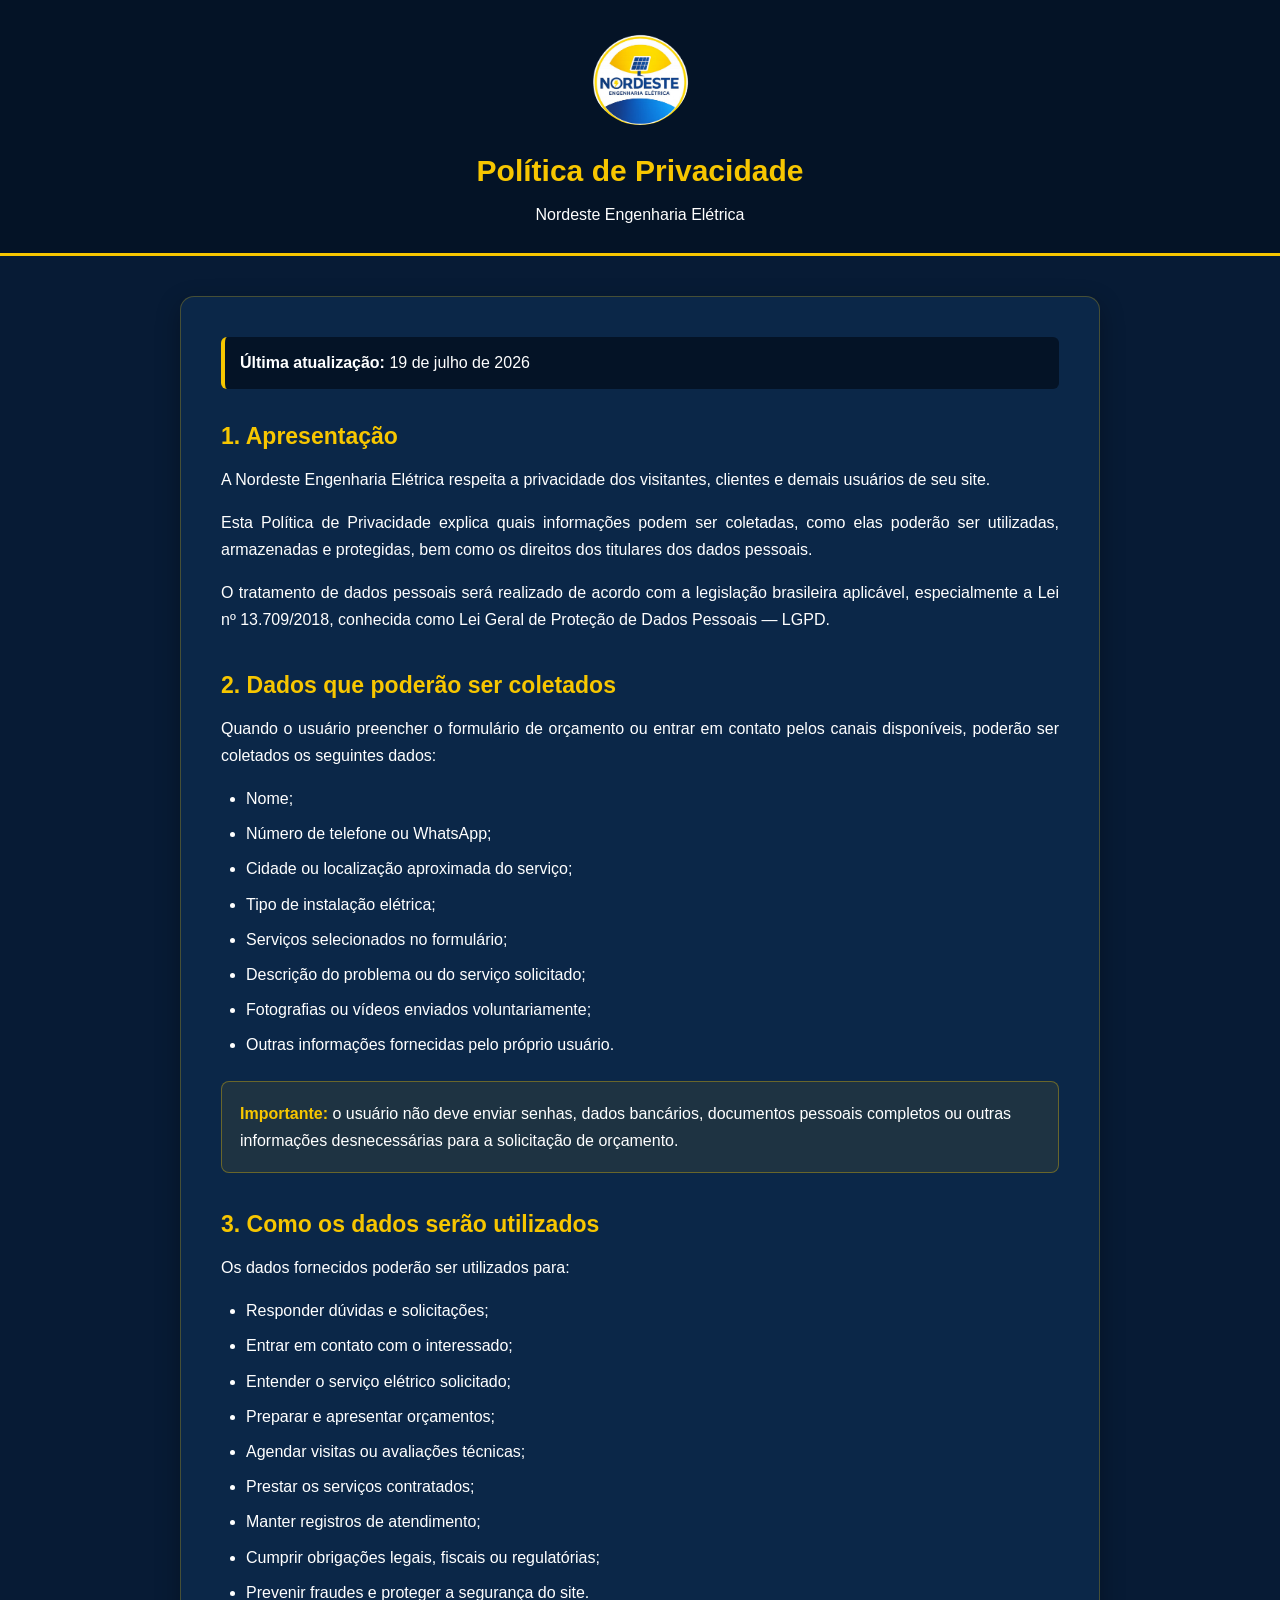
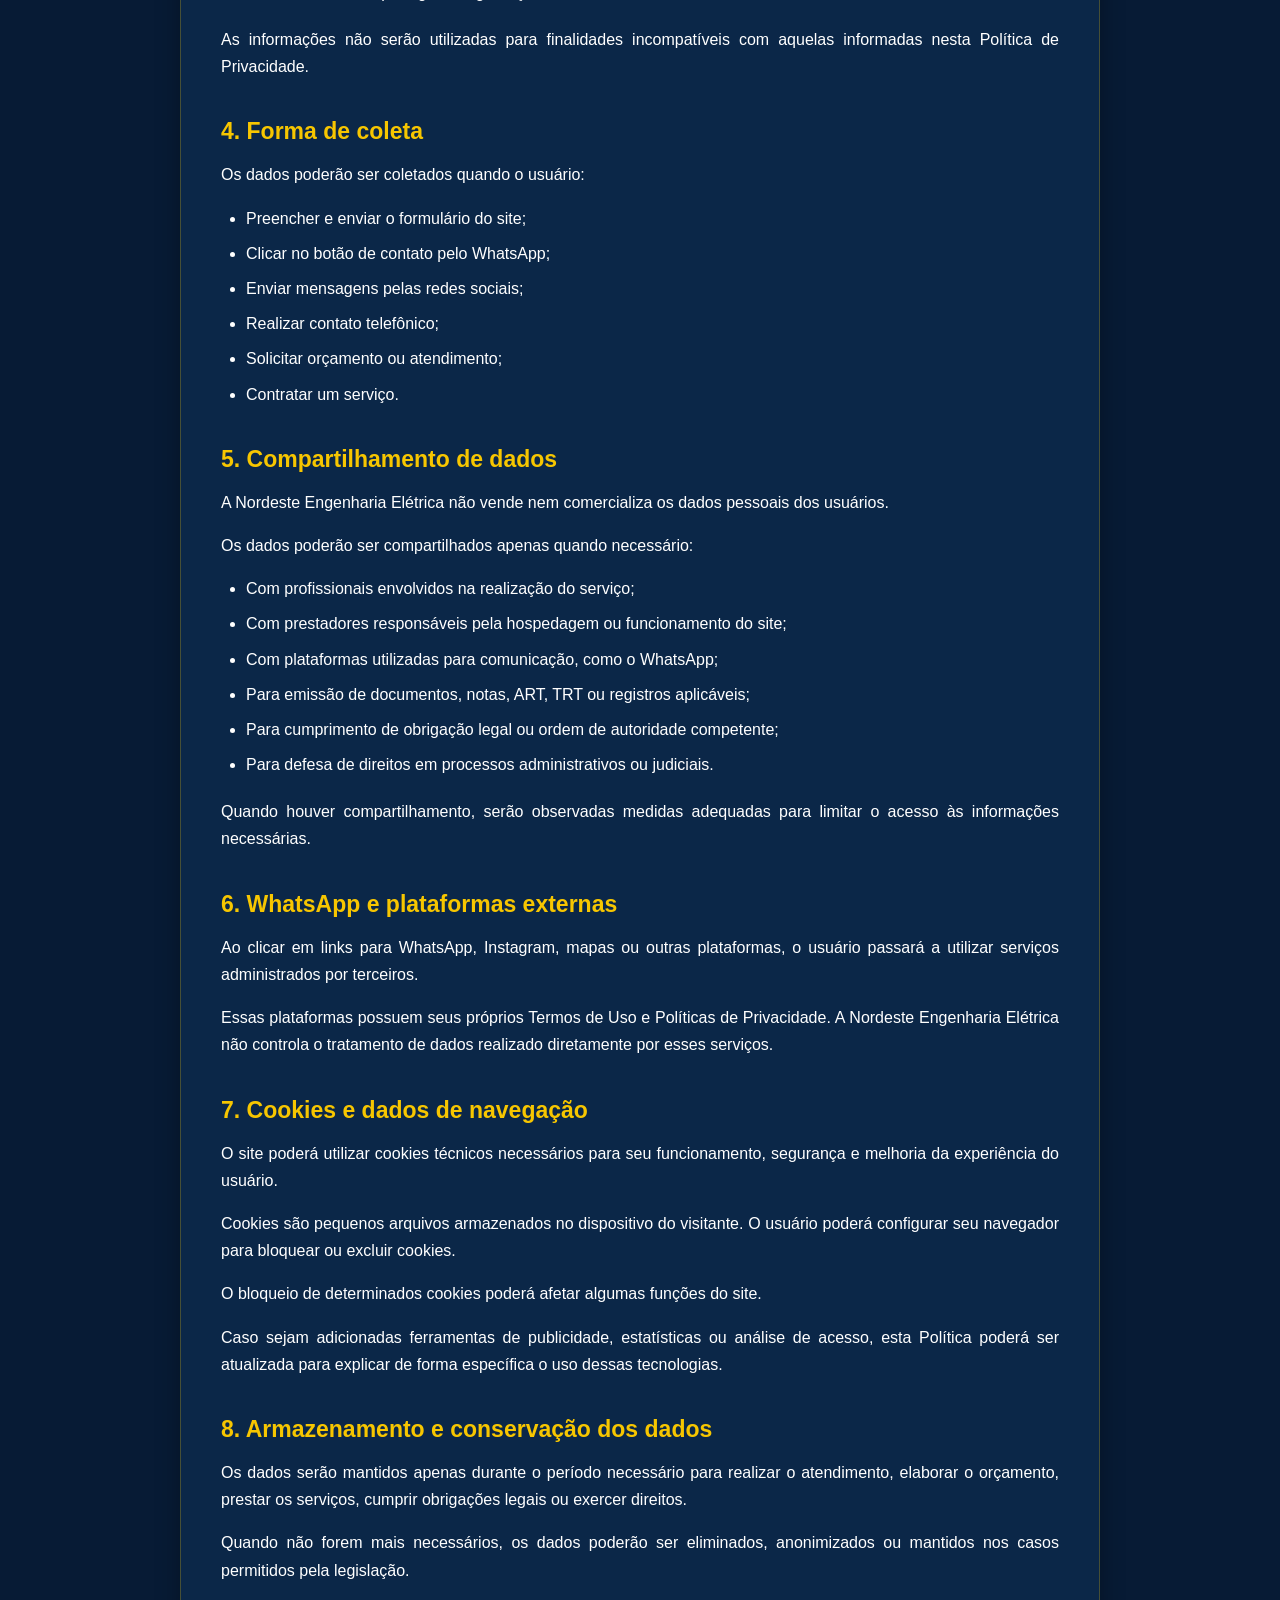
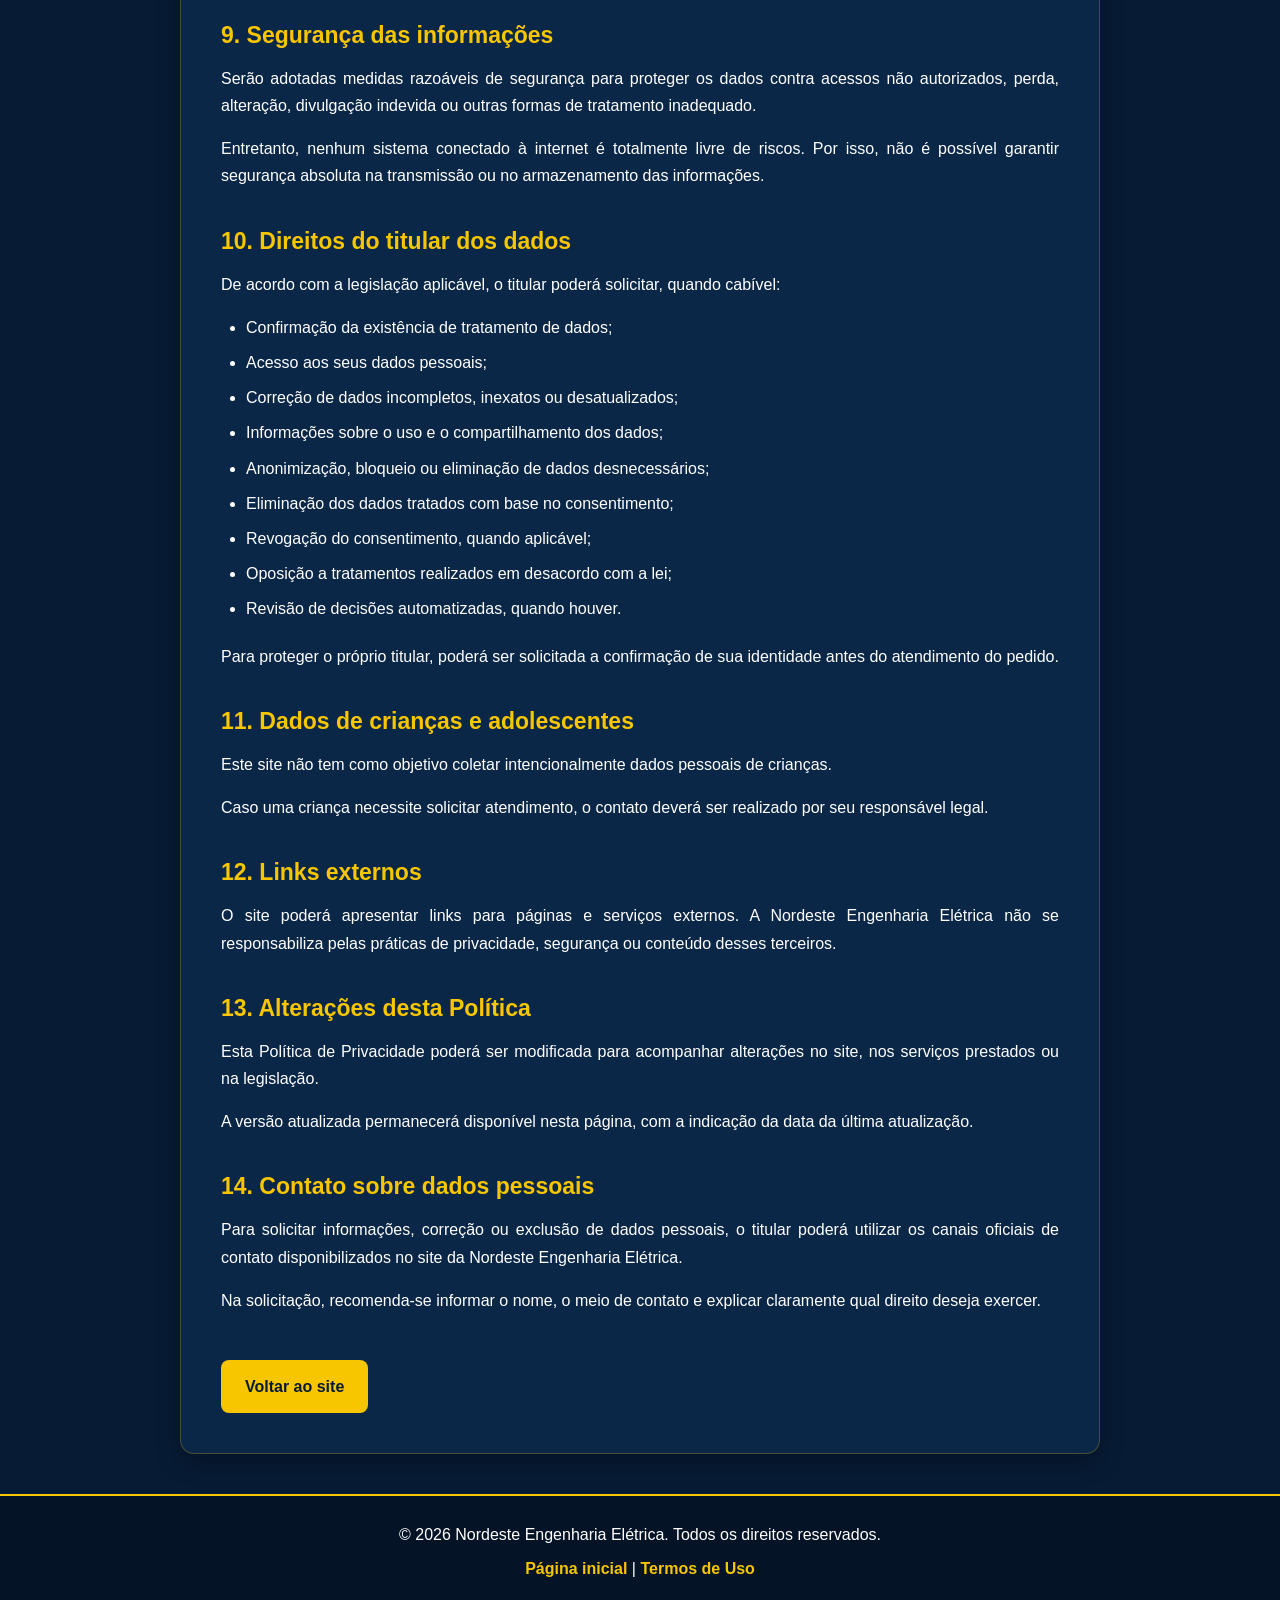
<file: politica-de-privacidade.html>
<!DOCTYPE html>
<html lang="pt-BR">

<head>
    <meta charset="UTF-8">

    <meta name="viewport" content="width=device-width, initial-scale=1.0">

    <meta name="description" content="Política de Privacidade do site da Nordeste Engenharia Elétrica.">

    <meta name="robots" content="index, follow">

    <meta name="theme-color" content="#071b35">

    <title>Política de Privacidade | Nordeste Engenharia Elétrica</title>

    <style>
        * {
            margin: 0;
            padding: 0;
            box-sizing: border-box;
        }
        
        html {
            scroll-behavior: smooth;
        }
        
        body {
            background-color: #071b35;
            color: #ffffff;
            font-family: Arial, Helvetica, sans-serif;
            line-height: 1.7;
        }
        
        .cabecalho-politica {
            background-color: #041326;
            border-bottom: 3px solid #f7c600;
            padding: 25px 20px;
            text-align: center;
        }
        
        .cabecalho-politica img {
            width: 100px;
            height: 100px;
            object-fit: cover;
            border-radius: 50%;
            margin-bottom: 12px;
        }
        
        .cabecalho-politica h1 {
            color: #f7c600;
            font-size: 30px;
            margin-bottom: 5px;
        }
        
        .cabecalho-politica p {
            color: #ffffff;
            font-size: 16px;
        }
        
        .conteudo-politica {
            width: min(920px, 92%);
            margin: 40px auto;
            background-color: #0b2748;
            padding: 40px;
            border-radius: 14px;
            box-shadow: 0 8px 24px rgba(0, 0, 0, 0.3);
            border: 1px solid rgba(247, 198, 0, 0.25);
        }
        
        .conteudo-politica h2 {
            color: #f7c600;
            font-size: 23px;
            margin-top: 32px;
            margin-bottom: 10px;
        }
        
        .conteudo-politica h2:first-of-type {
            margin-top: 0;
        }
        
        .conteudo-politica p {
            margin-bottom: 16px;
            text-align: justify;
        }
        
        .conteudo-politica ul {
            margin: 10px 0 20px 25px;
        }
        
        .conteudo-politica li {
            margin-bottom: 8px;
        }
        
        .data-atualizacao {
            background-color: #041326;
            border-left: 4px solid #f7c600;
            padding: 12px 15px;
            margin-bottom: 28px;
            border-radius: 6px;
        }
        
        .aviso-importante {
            background-color: rgba(247, 198, 0, 0.08);
            border: 1px solid rgba(247, 198, 0, 0.35);
            padding: 18px;
            margin: 22px 0;
            border-radius: 8px;
        }
        
        .aviso-importante strong {
            color: #f7c600;
        }
        
        .botao-voltar {
            display: inline-block;
            margin-top: 30px;
            background-color: #f7c600;
            color: #071b35;
            text-decoration: none;
            font-weight: bold;
            padding: 13px 24px;
            border-radius: 8px;
            transition: transform 0.2s ease, background-color 0.2s ease;
        }
        
        .botao-voltar:hover {
            background-color: #ffd633;
            transform: translateY(-2px);
        }
        
        .rodape-politica {
            background-color: #041326;
            text-align: center;
            padding: 25px 15px;
            border-top: 2px solid #f7c600;
            margin-top: 40px;
        }
        
        .rodape-politica p {
            margin-bottom: 7px;
        }
        
        .rodape-politica a {
            color: #f7c600;
            text-decoration: none;
            font-weight: bold;
        }
        
        .rodape-politica a:hover {
            text-decoration: underline;
        }
        
        @media (max-width: 600px) {
            .cabecalho-politica h1 {
                font-size: 24px;
            }
            .cabecalho-politica img {
                width: 82px;
                height: 82px;
            }
            .conteudo-politica {
                width: 94%;
                padding: 25px 20px;
                margin: 25px auto;
            }
            .conteudo-politica h2 {
                font-size: 20px;
            }
            .conteudo-politica p {
                text-align: left;
            }
            .botao-voltar {
                width: 100%;
                text-align: center;
            }
        }
    </style>
</head>

<body>

    <header class="cabecalho-politica">

        <img src="./logo.png" alt="Logo da Nordeste Engenharia Elétrica">

        <h1>Política de Privacidade</h1>

        <p>Nordeste Engenharia Elétrica</p>

    </header>

    <main class="conteudo-politica">

        <div class="data-atualizacao">
            <strong>Última atualização:</strong> 19 de julho de 2026
        </div>

        <h2>1. Apresentação</h2>

        <p>
            A Nordeste Engenharia Elétrica respeita a privacidade dos visitantes, clientes e demais usuários de seu site.
        </p>

        <p>
            Esta Política de Privacidade explica quais informações podem ser coletadas, como elas poderão ser utilizadas, armazenadas e protegidas, bem como os direitos dos titulares dos dados pessoais.
        </p>

        <p>
            O tratamento de dados pessoais será realizado de acordo com a legislação brasileira aplicável, especialmente a Lei nº 13.709/2018, conhecida como Lei Geral de Proteção de Dados Pessoais — LGPD.
        </p>

        <h2>2. Dados que poderão ser coletados</h2>

        <p>
            Quando o usuário preencher o formulário de orçamento ou entrar em contato pelos canais disponíveis, poderão ser coletados os seguintes dados:
        </p>

        <ul>
            <li>Nome;</li>
            <li>Número de telefone ou WhatsApp;</li>
            <li>Cidade ou localização aproximada do serviço;</li>
            <li>Tipo de instalação elétrica;</li>
            <li>Serviços selecionados no formulário;</li>
            <li>Descrição do problema ou do serviço solicitado;</li>
            <li>Fotografias ou vídeos enviados voluntariamente;</li>
            <li>Outras informações fornecidas pelo próprio usuário.</li>
        </ul>

        <div class="aviso-importante">
            <strong>Importante:</strong> o usuário não deve enviar senhas, dados bancários, documentos pessoais completos ou outras informações desnecessárias para a solicitação de orçamento.
        </div>

        <h2>3. Como os dados serão utilizados</h2>

        <p>
            Os dados fornecidos poderão ser utilizados para:
        </p>

        <ul>
            <li>Responder dúvidas e solicitações;</li>
            <li>Entrar em contato com o interessado;</li>
            <li>Entender o serviço elétrico solicitado;</li>
            <li>Preparar e apresentar orçamentos;</li>
            <li>Agendar visitas ou avaliações técnicas;</li>
            <li>Prestar os serviços contratados;</li>
            <li>Manter registros de atendimento;</li>
            <li>Cumprir obrigações legais, fiscais ou regulatórias;</li>
            <li>Prevenir fraudes e proteger a segurança do site.</li>
        </ul>

        <p>
            As informações não serão utilizadas para finalidades incompatíveis com aquelas informadas nesta Política de Privacidade.
        </p>

        <h2>4. Forma de coleta</h2>

        <p>
            Os dados poderão ser coletados quando o usuário:
        </p>

        <ul>
            <li>Preencher e enviar o formulário do site;</li>
            <li>Clicar no botão de contato pelo WhatsApp;</li>
            <li>Enviar mensagens pelas redes sociais;</li>
            <li>Realizar contato telefônico;</li>
            <li>Solicitar orçamento ou atendimento;</li>
            <li>Contratar um serviço.</li>
        </ul>

        <h2>5. Compartilhamento de dados</h2>

        <p>
            A Nordeste Engenharia Elétrica não vende nem comercializa os dados pessoais dos usuários.
        </p>

        <p>
            Os dados poderão ser compartilhados apenas quando necessário:
        </p>

        <ul>
            <li>Com profissionais envolvidos na realização do serviço;</li>
            <li>Com prestadores responsáveis pela hospedagem ou funcionamento do site;</li>
            <li>Com plataformas utilizadas para comunicação, como o WhatsApp;</li>
            <li>Para emissão de documentos, notas, ART, TRT ou registros aplicáveis;</li>
            <li>Para cumprimento de obrigação legal ou ordem de autoridade competente;</li>
            <li>Para defesa de direitos em processos administrativos ou judiciais.</li>
        </ul>

        <p>
            Quando houver compartilhamento, serão observadas medidas adequadas para limitar o acesso às informações necessárias.
        </p>

        <h2>6. WhatsApp e plataformas externas</h2>

        <p>
            Ao clicar em links para WhatsApp, Instagram, mapas ou outras plataformas, o usuário passará a utilizar serviços administrados por terceiros.
        </p>

        <p>
            Essas plataformas possuem seus próprios Termos de Uso e Políticas de Privacidade. A Nordeste Engenharia Elétrica não controla o tratamento de dados realizado diretamente por esses serviços.
        </p>

        <h2>7. Cookies e dados de navegação</h2>

        <p>
            O site poderá utilizar cookies técnicos necessários para seu funcionamento, segurança e melhoria da experiência do usuário.
        </p>

        <p>
            Cookies são pequenos arquivos armazenados no dispositivo do visitante. O usuário poderá configurar seu navegador para bloquear ou excluir cookies.
        </p>

        <p>
            O bloqueio de determinados cookies poderá afetar algumas funções do site.
        </p>

        <p>
            Caso sejam adicionadas ferramentas de publicidade, estatísticas ou análise de acesso, esta Política poderá ser atualizada para explicar de forma específica o uso dessas tecnologias.
        </p>

        <h2>8. Armazenamento e conservação dos dados</h2>

        <p>
            Os dados serão mantidos apenas durante o período necessário para realizar o atendimento, elaborar o orçamento, prestar os serviços, cumprir obrigações legais ou exercer direitos.
        </p>

        <p>
            Quando não forem mais necessários, os dados poderão ser eliminados, anonimizados ou mantidos nos casos permitidos pela legislação.
        </p>

        <h2>9. Segurança das informações</h2>

        <p>
            Serão adotadas medidas razoáveis de segurança para proteger os dados contra acessos não autorizados, perda, alteração, divulgação indevida ou outras formas de tratamento inadequado.
        </p>

        <p>
            Entretanto, nenhum sistema conectado à internet é totalmente livre de riscos. Por isso, não é possível garantir segurança absoluta na transmissão ou no armazenamento das informações.
        </p>

        <h2>10. Direitos do titular dos dados</h2>

        <p>
            De acordo com a legislação aplicável, o titular poderá solicitar, quando cabível:
        </p>

        <ul>
            <li>Confirmação da existência de tratamento de dados;</li>
            <li>Acesso aos seus dados pessoais;</li>
            <li>Correção de dados incompletos, inexatos ou desatualizados;</li>
            <li>Informações sobre o uso e o compartilhamento dos dados;</li>
            <li>Anonimização, bloqueio ou eliminação de dados desnecessários;</li>
            <li>Eliminação dos dados tratados com base no consentimento;</li>
            <li>Revogação do consentimento, quando aplicável;</li>
            <li>Oposição a tratamentos realizados em desacordo com a lei;</li>
            <li>Revisão de decisões automatizadas, quando houver.</li>
        </ul>

        <p>
            Para proteger o próprio titular, poderá ser solicitada a confirmação de sua identidade antes do atendimento do pedido.
        </p>

        <h2>11. Dados de crianças e adolescentes</h2>

        <p>
            Este site não tem como objetivo coletar intencionalmente dados pessoais de crianças.
        </p>

        <p>
            Caso uma criança necessite solicitar atendimento, o contato deverá ser realizado por seu responsável legal.
        </p>

        <h2>12. Links externos</h2>

        <p>
            O site poderá apresentar links para páginas e serviços externos. A Nordeste Engenharia Elétrica não se responsabiliza pelas práticas de privacidade, segurança ou conteúdo desses terceiros.
        </p>

        <h2>13. Alterações desta Política</h2>

        <p>
            Esta Política de Privacidade poderá ser modificada para acompanhar alterações no site, nos serviços prestados ou na legislação.
        </p>

        <p>
            A versão atualizada permanecerá disponível nesta página, com a indicação da data da última atualização.
        </p>

        <h2>14. Contato sobre dados pessoais</h2>

        <p>
            Para solicitar informações, correção ou exclusão de dados pessoais, o titular poderá utilizar os canais oficiais de contato disponibilizados no site da Nordeste Engenharia Elétrica.
        </p>

        <p>
            Na solicitação, recomenda-se informar o nome, o meio de contato e explicar claramente qual direito deseja exercer.
        </p>

        <a href="./index.html" class="botao-voltar">
            Voltar ao site
        </a>

    </main>

    <footer class="rodape-politica">

        <p>
            © 2026 Nordeste Engenharia Elétrica. Todos os direitos reservados.
        </p>

        <p>
            <a href="./index.html">Página inicial</a> |
            <a href="./politica-de-privacidade.html">Termos de Uso</a>
        </p>

    </footer>

</body>

</html>
</file>
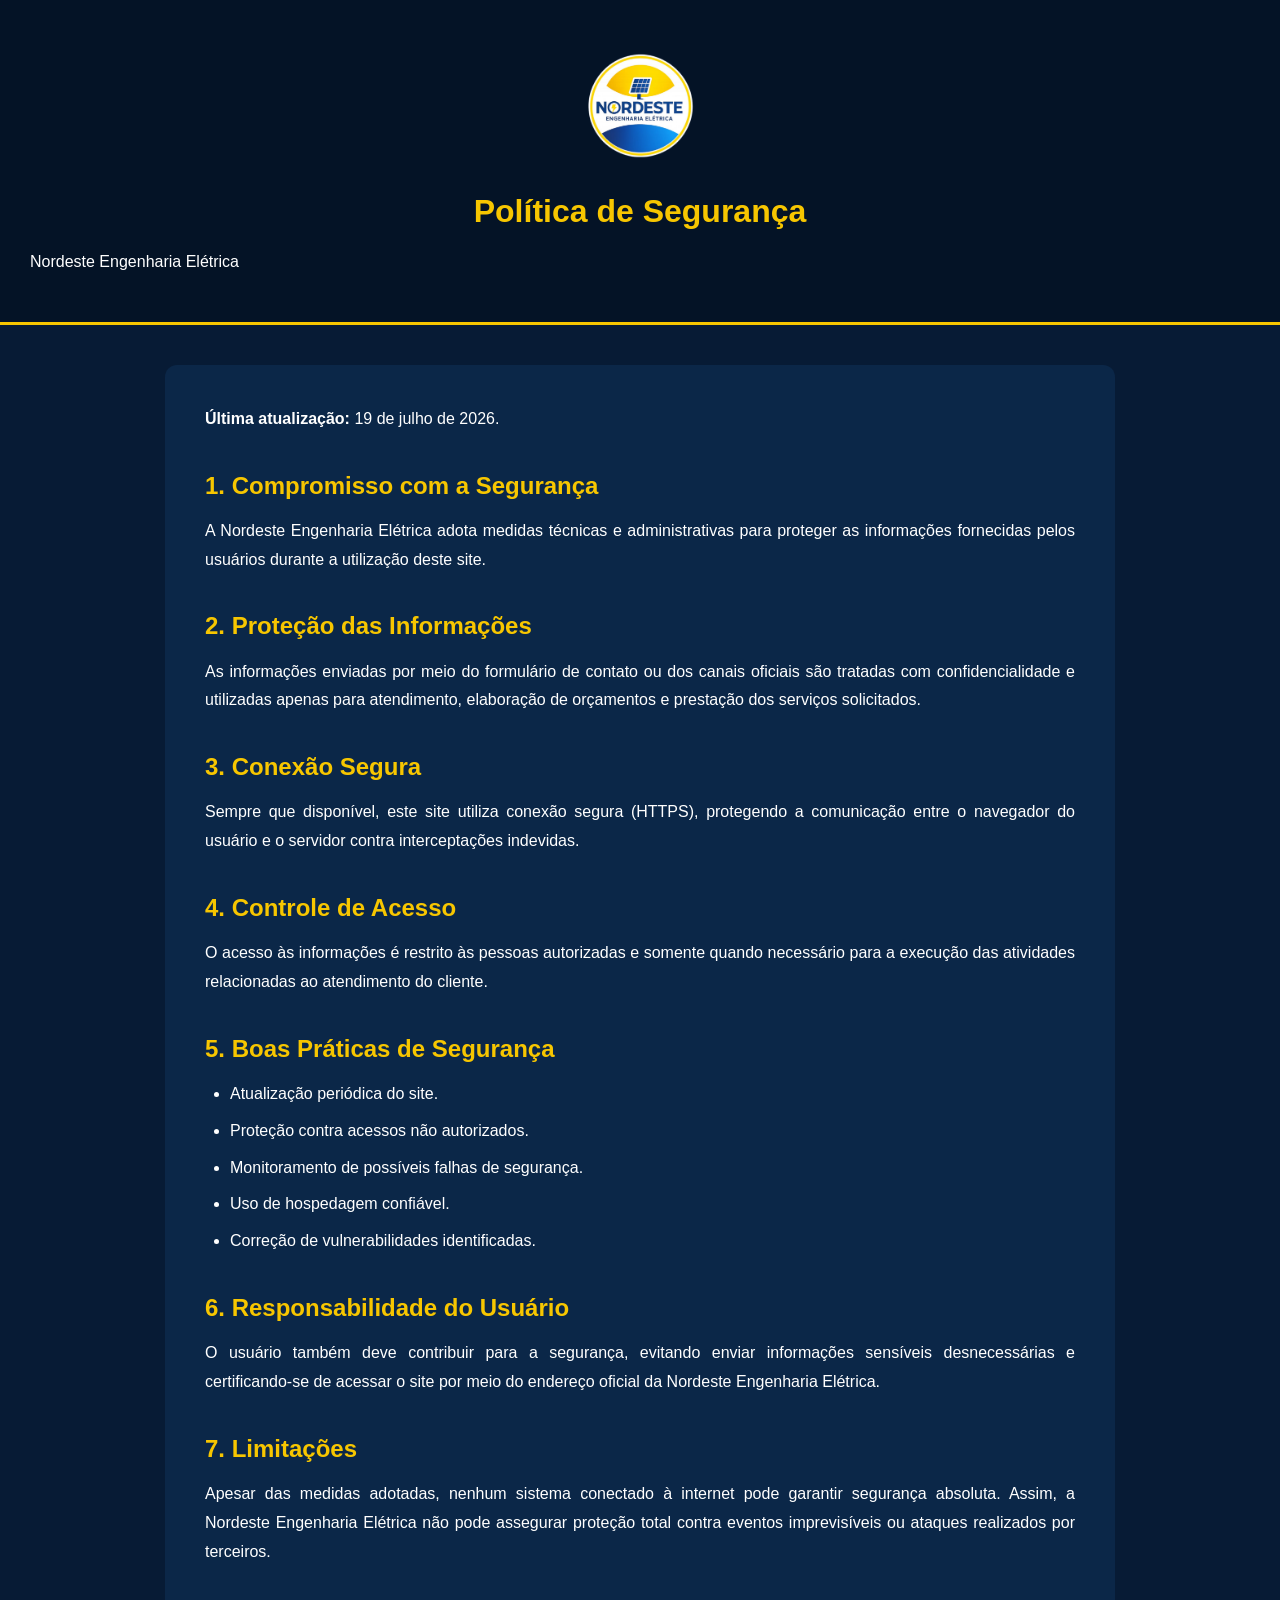
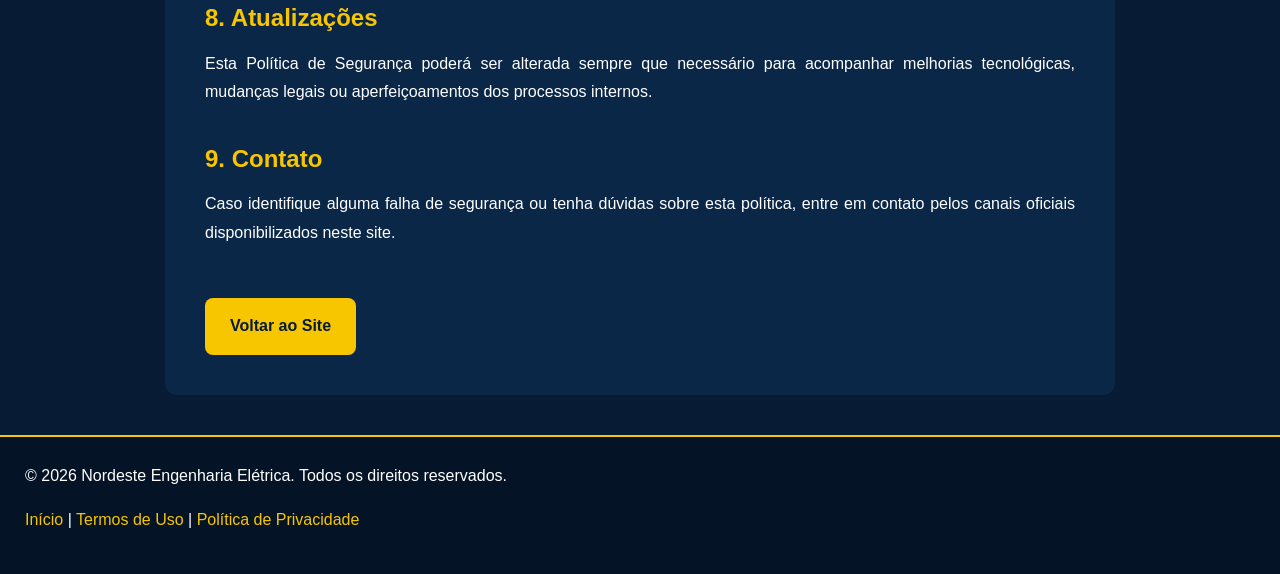
<file: politica-de-seguranca.html>
<!DOCTYPE html>
<html lang="pt-BR">

<head>
    <meta charset="UTF-8">
    <meta name="viewport" content="width=device-width, initial-scale=1.0">
    <meta name="description" content="Política de Segurança da Nordeste Engenharia Elétrica">
    <meta name="theme-color" content="#071b35">

    <title>Política de Segurança | Nordeste Engenharia Elétrica</title>

    <style>
        * {
            margin: 0;
            padding: 0;
            box-sizing: border-box;
        }
        
        body {
            background: #071b35;
            color: #fff;
            font-family: Arial, Helvetica, sans-serif;
            line-height: 1.8;
        }
        
        header {
            background: #041326;
            border-bottom: 3px solid #f7c600;
            padding: 30px;
            text-align: center;
        }
        
        header img {
            width: 110px;
            height: auto;
            display: block;
            margin: 0 auto 15px;
        }
        
        header h1 {
            color: #f7c600;
            margin-bottom: 8px;
        }
        
        .container {
            max-width: 950px;
            margin: 40px auto;
            background: #0b2748;
            padding: 40px;
            border-radius: 12px;
        }
        
        h2 {
            color: #f7c600;
            margin-top: 30px;
            margin-bottom: 10px;
        }
        
        p {
            margin-bottom: 15px;
            text-align: justify;
        }
        
        ul {
            margin-left: 25px;
            margin-bottom: 20px;
        }
        
        li {
            margin-bottom: 8px;
        }
        
        .botao {
            display: inline-block;
            margin-top: 35px;
            background: #f7c600;
            color: #071b35;
            padding: 14px 25px;
            text-decoration: none;
            font-weight: bold;
            border-radius: 8px;
        }
        
        .botao:hover {
            background: #ffd633;
        }
        
        footer {
            background: #041326;
            text-align: center;
            padding: 25px;
            border-top: 2px solid #f7c600;
            margin-top: 40px;
        }
        
        footer a {
            color: #f7c600;
            text-decoration: none;
        }
        
        @media(max-width:700px) {
            .container {
                width: 95%;
                padding: 25px;
            }
            .botao {
                width: 100%;
                text-align: center;
            }
        }
    </style>

</head>

<body>

    <header>

        <img src="./logo.png" alt="Nordeste Engenharia Elétrica">

        <h1>Política de Segurança</h1>

        <p>Nordeste Engenharia Elétrica</p>

    </header>

    <div class="container">

        <p><strong>Última atualização:</strong> 19 de julho de 2026.</p>

        <h2>1. Compromisso com a Segurança</h2>

        <p>
            A Nordeste Engenharia Elétrica adota medidas técnicas e administrativas para proteger as informações fornecidas pelos usuários durante a utilização deste site.
        </p>

        <h2>2. Proteção das Informações</h2>

        <p>
            As informações enviadas por meio do formulário de contato ou dos canais oficiais são tratadas com confidencialidade e utilizadas apenas para atendimento, elaboração de orçamentos e prestação dos serviços solicitados.
        </p>

        <h2>3. Conexão Segura</h2>

        <p>
            Sempre que disponível, este site utiliza conexão segura (HTTPS), protegendo a comunicação entre o navegador do usuário e o servidor contra interceptações indevidas.
        </p>

        <h2>4. Controle de Acesso</h2>

        <p>
            O acesso às informações é restrito às pessoas autorizadas e somente quando necessário para a execução das atividades relacionadas ao atendimento do cliente.
        </p>

        <h2>5. Boas Práticas de Segurança</h2>

        <ul>
            <li>Atualização periódica do site.</li>
            <li>Proteção contra acessos não autorizados.</li>
            <li>Monitoramento de possíveis falhas de segurança.</li>
            <li>Uso de hospedagem confiável.</li>
            <li>Correção de vulnerabilidades identificadas.</li>
        </ul>

        <h2>6. Responsabilidade do Usuário</h2>

        <p>
            O usuário também deve contribuir para a segurança, evitando enviar informações sensíveis desnecessárias e certificando-se de acessar o site por meio do endereço oficial da Nordeste Engenharia Elétrica.
        </p>

        <h2>7. Limitações</h2>

        <p>
            Apesar das medidas adotadas, nenhum sistema conectado à internet pode garantir segurança absoluta. Assim, a Nordeste Engenharia Elétrica não pode assegurar proteção total contra eventos imprevisíveis ou ataques realizados por terceiros.
        </p>

        <h2>8. Atualizações</h2>

        <p>
            Esta Política de Segurança poderá ser alterada sempre que necessário para acompanhar melhorias tecnológicas, mudanças legais ou aperfeiçoamentos dos processos internos.
        </p>

        <h2>9. Contato</h2>

        <p>
            Caso identifique alguma falha de segurança ou tenha dúvidas sobre esta política, entre em contato pelos canais oficiais disponibilizados neste site.
        </p>

        <a href="./index.html" class="botao">Voltar ao Site</a>

    </div>

    <footer>

        <p>© 2026 Nordeste Engenharia Elétrica. Todos os direitos reservados.</p>

        <p>

            <a href="./index.html">Início</a> |
            <a href="./politica-de-seguranca.html">Termos de Uso</a> |
            <a href="./politica-de-privacidade.html">Política de Privacidade</a>

        </p>

    </footer>

</body>

</html>
</file>
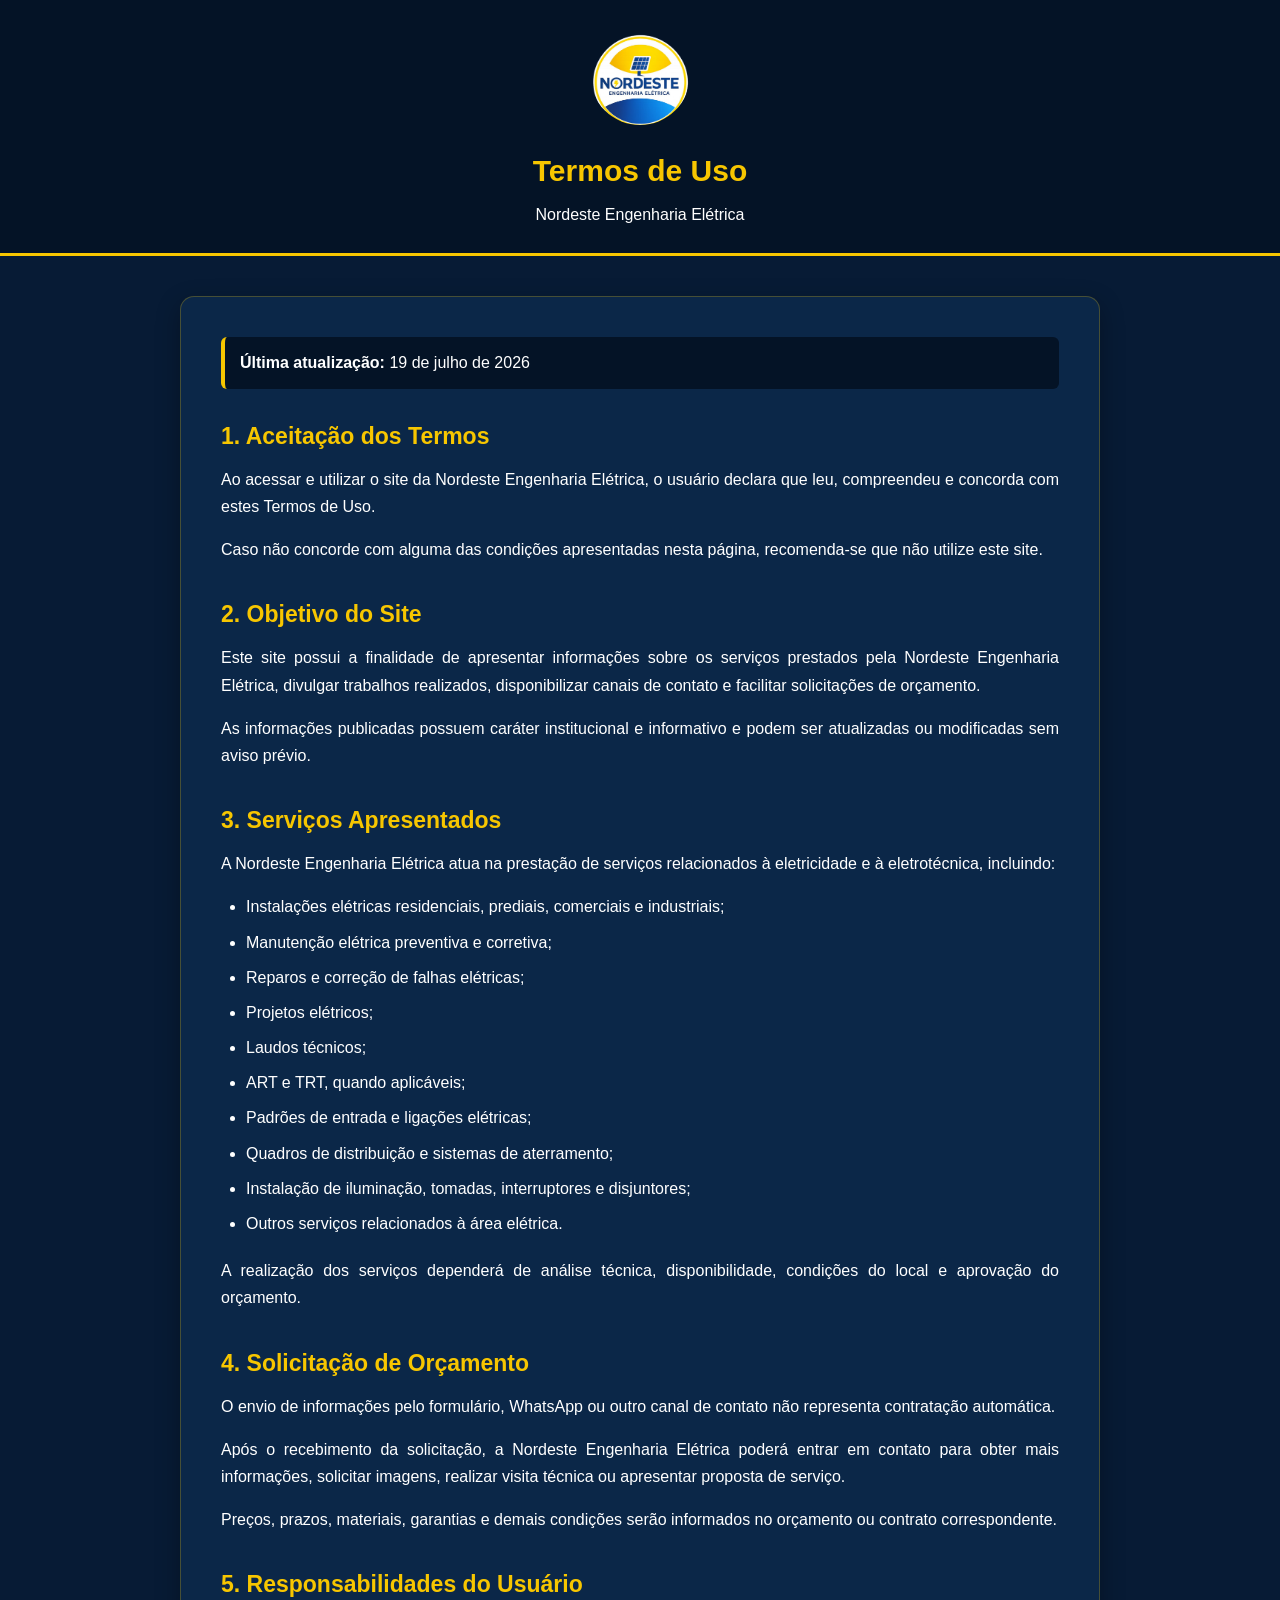
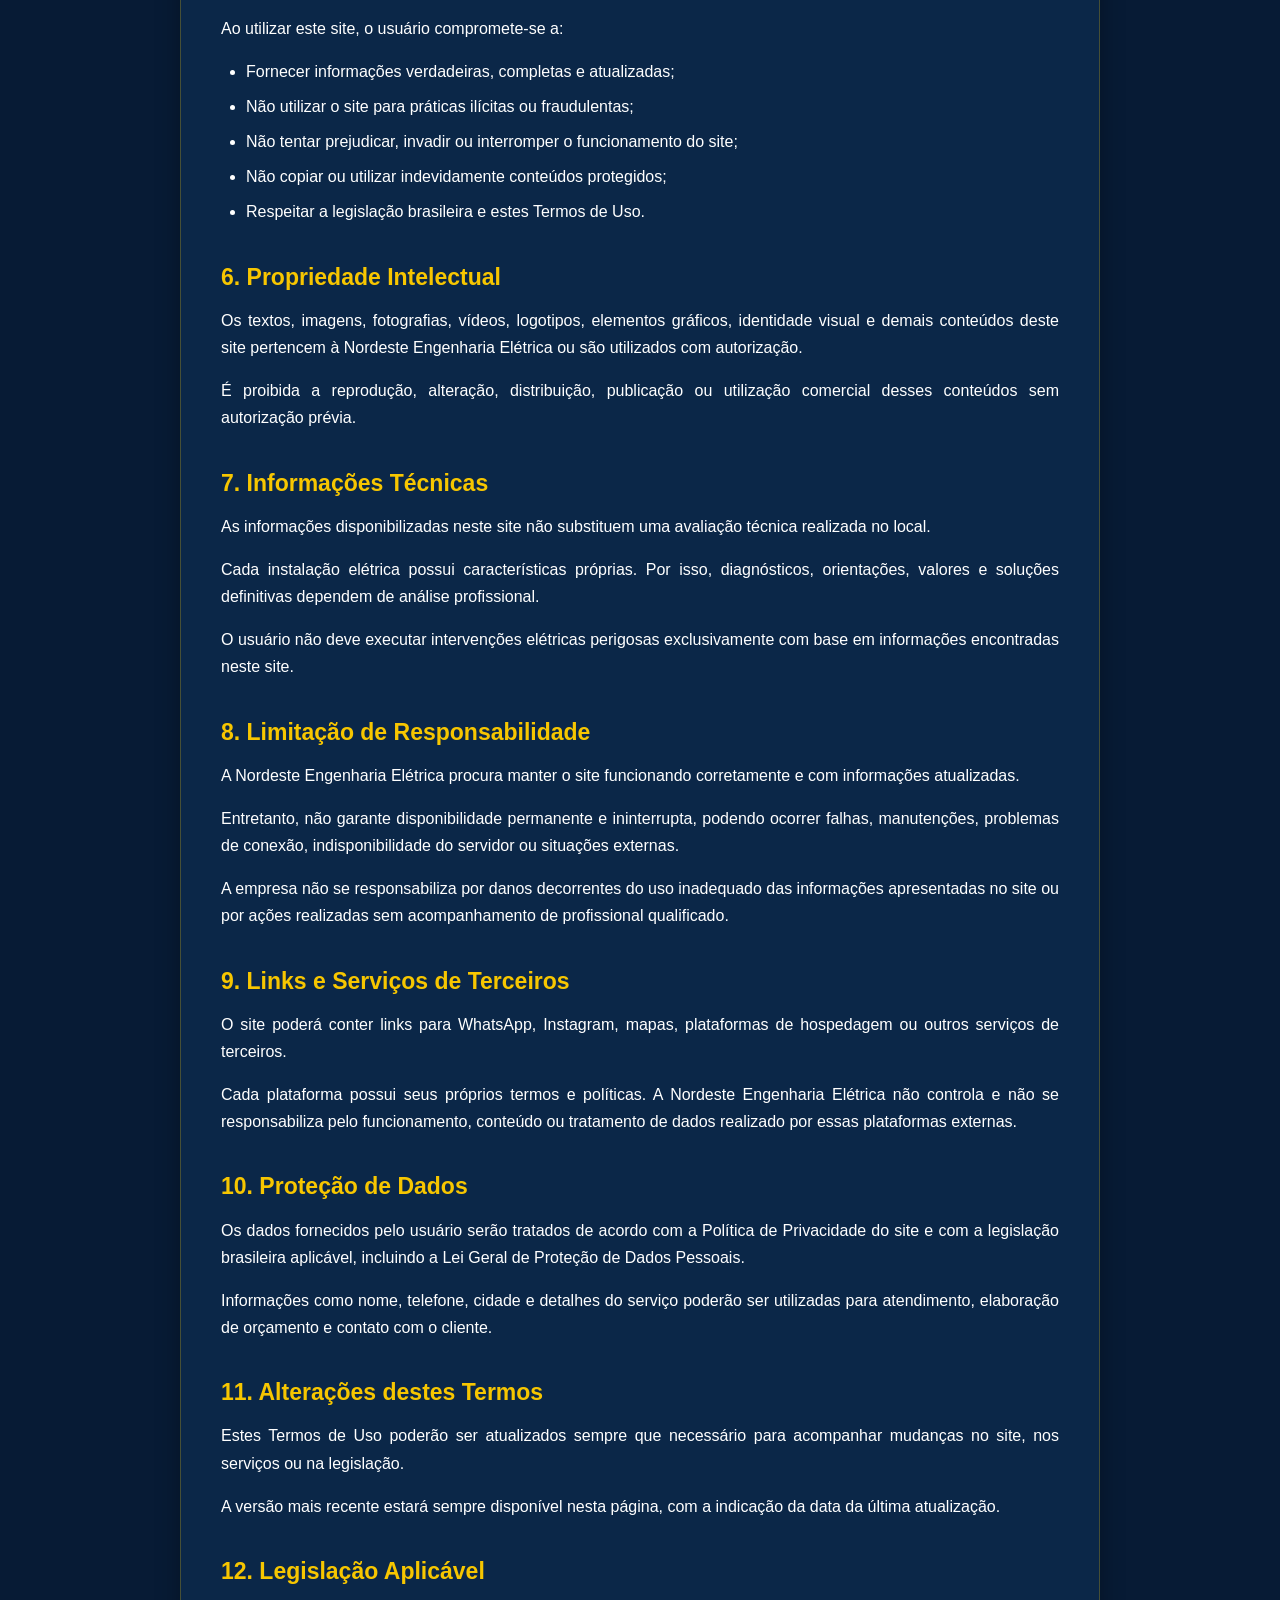
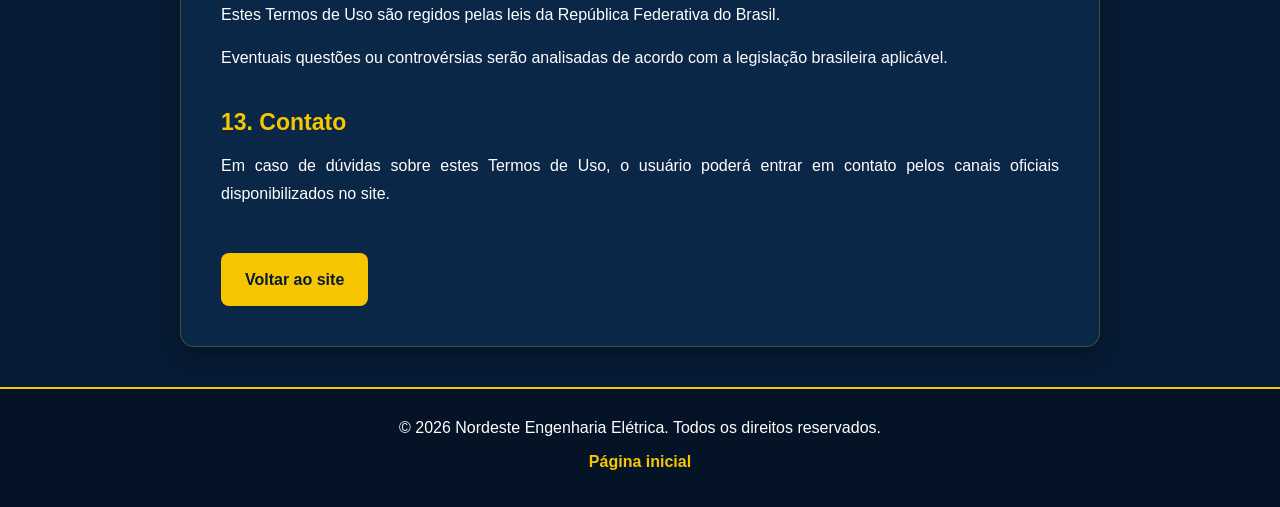
<file: termo-de-uso.html>
<!DOCTYPE html>
<html lang="pt-BR">

<head>
    <meta charset="UTF-8">

    <meta name="viewport" content="width=device-width, initial-scale=1.0">

    <meta name="description" content="Termos de Uso do site da Nordeste Engenharia Elétrica.">

    <meta name="robots" content="index, follow">

    <meta name="theme-color" content="#071b35">

    <title>Termos de Uso | Nordeste Engenharia Elétrica</title>

    <style>
        * {
            margin: 0;
            padding: 0;
            box-sizing: border-box;
        }
        
        html {
            scroll-behavior: smooth;
        }
        
        body {
            background-color: #071b35;
            color: #ffffff;
            font-family: Arial, Helvetica, sans-serif;
            line-height: 1.7;
        }
        
        .cabecalho-termos {
            background-color: #041326;
            border-bottom: 3px solid #f7c600;
            padding: 25px 20px;
            text-align: center;
        }
        
        .cabecalho-termos img {
            width: 100px;
            height: 100px;
            object-fit: cover;
            border-radius: 50%;
            margin-bottom: 12px;
        }
        
        .cabecalho-termos h1 {
            color: #f7c600;
            font-size: 30px;
            margin-bottom: 5px;
        }
        
        .cabecalho-termos p {
            color: #ffffff;
            font-size: 16px;
        }
        
        .conteudo-termos {
            width: min(920px, 92%);
            margin: 40px auto;
            background-color: #0b2748;
            padding: 40px;
            border-radius: 14px;
            box-shadow: 0 8px 24px rgba(0, 0, 0, 0.3);
            border: 1px solid rgba(247, 198, 0, 0.25);
        }
        
        .conteudo-termos h2 {
            color: #f7c600;
            font-size: 23px;
            margin-top: 32px;
            margin-bottom: 10px;
        }
        
        .conteudo-termos h2:first-of-type {
            margin-top: 0;
        }
        
        .conteudo-termos p {
            margin-bottom: 16px;
            text-align: justify;
        }
        
        .conteudo-termos ul {
            margin: 10px 0 20px 25px;
        }
        
        .conteudo-termos li {
            margin-bottom: 8px;
        }
        
        .data-atualizacao {
            background-color: #041326;
            border-left: 4px solid #f7c600;
            padding: 12px 15px;
            margin-bottom: 28px;
            border-radius: 6px;
        }
        
        .botao-voltar {
            display: inline-block;
            margin-top: 30px;
            background-color: #f7c600;
            color: #071b35;
            text-decoration: none;
            font-weight: bold;
            padding: 13px 24px;
            border-radius: 8px;
            transition: transform 0.2s ease, background-color 0.2s ease;
        }
        
        .botao-voltar:hover {
            background-color: #ffd633;
            transform: translateY(-2px);
        }
        
        .rodape-termos {
            background-color: #041326;
            text-align: center;
            padding: 25px 15px;
            border-top: 2px solid #f7c600;
            margin-top: 40px;
        }
        
        .rodape-termos p {
            margin-bottom: 7px;
        }
        
        .rodape-termos a {
            color: #f7c600;
            text-decoration: none;
            font-weight: bold;
        }
        
        .rodape-termos a:hover {
            text-decoration: underline;
        }
        
        @media (max-width: 600px) {
            .cabecalho-termos h1 {
                font-size: 24px;
            }
            .cabecalho-termos img {
                width: 82px;
                height: 82px;
            }
            .conteudo-termos {
                width: 94%;
                padding: 25px 20px;
                margin: 25px auto;
            }
            .conteudo-termos h2 {
                font-size: 20px;
            }
            .conteudo-termos p {
                text-align: left;
            }
            .botao-voltar {
                width: 100%;
                text-align: center;
            }
        }
    </style>
</head>

<body>

    <header class="cabecalho-termos">

        <img src="./logo.png" alt="Logo da Nordeste Engenharia Elétrica">

        <h1>Termos de Uso</h1>

        <p>Nordeste Engenharia Elétrica</p>

    </header>

    <main class="conteudo-termos">

        <div class="data-atualizacao">
            <strong>Última atualização:</strong> 19 de julho de 2026
        </div>

        <h2>1. Aceitação dos Termos</h2>

        <p>
            Ao acessar e utilizar o site da Nordeste Engenharia Elétrica, o usuário declara que leu, compreendeu e concorda com estes Termos de Uso.
        </p>

        <p>
            Caso não concorde com alguma das condições apresentadas nesta página, recomenda-se que não utilize este site.
        </p>

        <h2>2. Objetivo do Site</h2>

        <p>
            Este site possui a finalidade de apresentar informações sobre os serviços prestados pela Nordeste Engenharia Elétrica, divulgar trabalhos realizados, disponibilizar canais de contato e facilitar solicitações de orçamento.
        </p>

        <p>
            As informações publicadas possuem caráter institucional e informativo e podem ser atualizadas ou modificadas sem aviso prévio.
        </p>

        <h2>3. Serviços Apresentados</h2>

        <p>
            A Nordeste Engenharia Elétrica atua na prestação de serviços relacionados à eletricidade e à eletrotécnica, incluindo:
        </p>

        <ul>
            <li>Instalações elétricas residenciais, prediais, comerciais e industriais;</li>
            <li>Manutenção elétrica preventiva e corretiva;</li>
            <li>Reparos e correção de falhas elétricas;</li>
            <li>Projetos elétricos;</li>
            <li>Laudos técnicos;</li>
            <li>ART e TRT, quando aplicáveis;</li>
            <li>Padrões de entrada e ligações elétricas;</li>
            <li>Quadros de distribuição e sistemas de aterramento;</li>
            <li>Instalação de iluminação, tomadas, interruptores e disjuntores;</li>
            <li>Outros serviços relacionados à área elétrica.</li>
        </ul>

        <p>
            A realização dos serviços dependerá de análise técnica, disponibilidade, condições do local e aprovação do orçamento.
        </p>

        <h2>4. Solicitação de Orçamento</h2>

        <p>
            O envio de informações pelo formulário, WhatsApp ou outro canal de contato não representa contratação automática.
        </p>

        <p>
            Após o recebimento da solicitação, a Nordeste Engenharia Elétrica poderá entrar em contato para obter mais informações, solicitar imagens, realizar visita técnica ou apresentar proposta de serviço.
        </p>

        <p>
            Preços, prazos, materiais, garantias e demais condições serão informados no orçamento ou contrato correspondente.
        </p>

        <h2>5. Responsabilidades do Usuário</h2>

        <p>Ao utilizar este site, o usuário compromete-se a:</p>

        <ul>
            <li>Fornecer informações verdadeiras, completas e atualizadas;</li>
            <li>Não utilizar o site para práticas ilícitas ou fraudulentas;</li>
            <li>Não tentar prejudicar, invadir ou interromper o funcionamento do site;</li>
            <li>Não copiar ou utilizar indevidamente conteúdos protegidos;</li>
            <li>Respeitar a legislação brasileira e estes Termos de Uso.</li>
        </ul>

        <h2>6. Propriedade Intelectual</h2>

        <p>
            Os textos, imagens, fotografias, vídeos, logotipos, elementos gráficos, identidade visual e demais conteúdos deste site pertencem à Nordeste Engenharia Elétrica ou são utilizados com autorização.
        </p>

        <p>
            É proibida a reprodução, alteração, distribuição, publicação ou utilização comercial desses conteúdos sem autorização prévia.
        </p>

        <h2>7. Informações Técnicas</h2>

        <p>
            As informações disponibilizadas neste site não substituem uma avaliação técnica realizada no local.
        </p>

        <p>
            Cada instalação elétrica possui características próprias. Por isso, diagnósticos, orientações, valores e soluções definitivas dependem de análise profissional.
        </p>

        <p>
            O usuário não deve executar intervenções elétricas perigosas exclusivamente com base em informações encontradas neste site.
        </p>

        <h2>8. Limitação de Responsabilidade</h2>

        <p>
            A Nordeste Engenharia Elétrica procura manter o site funcionando corretamente e com informações atualizadas.
        </p>

        <p>
            Entretanto, não garante disponibilidade permanente e ininterrupta, podendo ocorrer falhas, manutenções, problemas de conexão, indisponibilidade do servidor ou situações externas.
        </p>

        <p>
            A empresa não se responsabiliza por danos decorrentes do uso inadequado das informações apresentadas no site ou por ações realizadas sem acompanhamento de profissional qualificado.
        </p>

        <h2>9. Links e Serviços de Terceiros</h2>

        <p>
            O site poderá conter links para WhatsApp, Instagram, mapas, plataformas de hospedagem ou outros serviços de terceiros.
        </p>

        <p>
            Cada plataforma possui seus próprios termos e políticas. A Nordeste Engenharia Elétrica não controla e não se responsabiliza pelo funcionamento, conteúdo ou tratamento de dados realizado por essas plataformas externas.
        </p>

        <h2>10. Proteção de Dados</h2>

        <p>
            Os dados fornecidos pelo usuário serão tratados de acordo com a Política de Privacidade do site e com a legislação brasileira aplicável, incluindo a Lei Geral de Proteção de Dados Pessoais.
        </p>

        <p>
            Informações como nome, telefone, cidade e detalhes do serviço poderão ser utilizadas para atendimento, elaboração de orçamento e contato com o cliente.
        </p>

        <h2>11. Alterações destes Termos</h2>

        <p>
            Estes Termos de Uso poderão ser atualizados sempre que necessário para acompanhar mudanças no site, nos serviços ou na legislação.
        </p>

        <p>
            A versão mais recente estará sempre disponível nesta página, com a indicação da data da última atualização.
        </p>

        <h2>12. Legislação Aplicável</h2>

        <p>
            Estes Termos de Uso são regidos pelas leis da República Federativa do Brasil.
        </p>

        <p>
            Eventuais questões ou controvérsias serão analisadas de acordo com a legislação brasileira aplicável.
        </p>

        <h2>13. Contato</h2>

        <p>
            Em caso de dúvidas sobre estes Termos de Uso, o usuário poderá entrar em contato pelos canais oficiais disponibilizados no site.
        </p>

        <a href="./index.html" class="botao-voltar">
            Voltar ao site
        </a>

    </main>

    <footer class="rodape-termos">

        <p>
            © 2026 Nordeste Engenharia Elétrica. Todos os direitos reservados.
        </p>

        <p>
            <a href="./index.html">Página inicial</a>
        </p>

    </footer>

</body>

</html>
</file>
